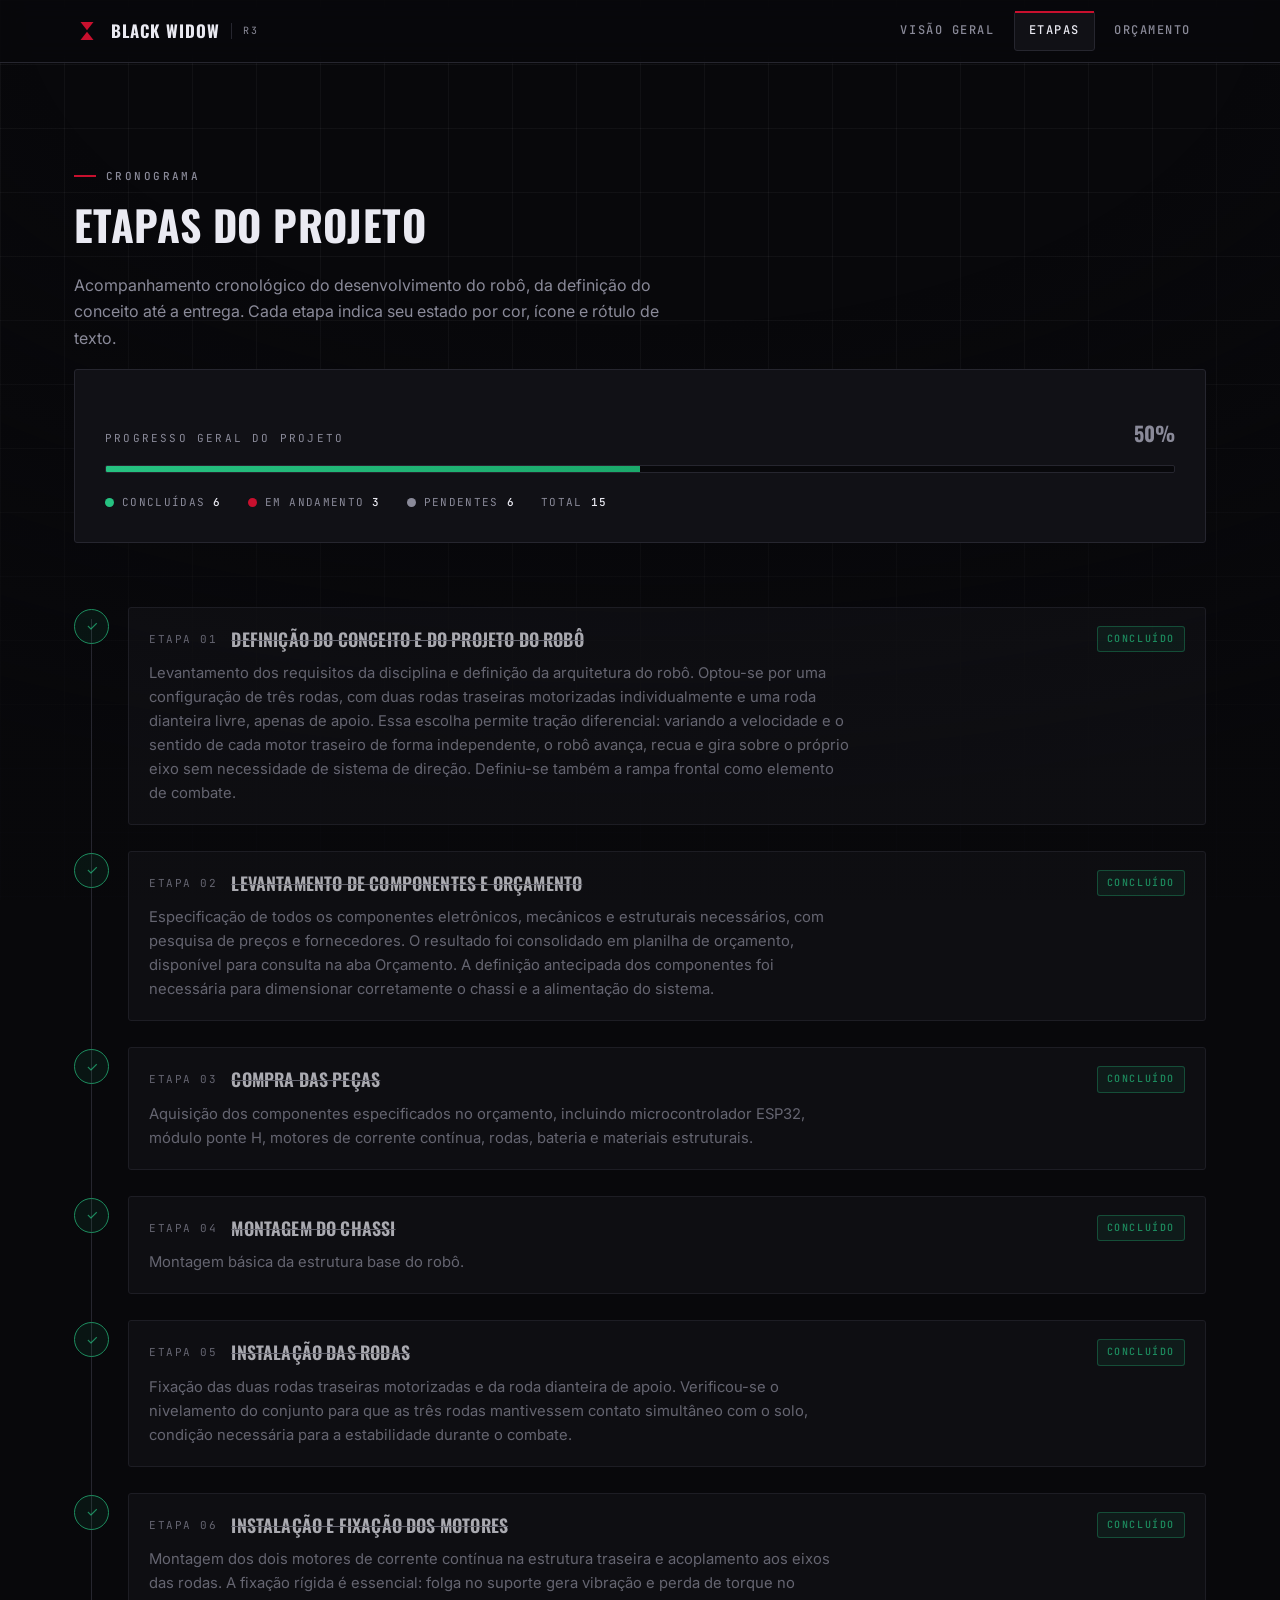
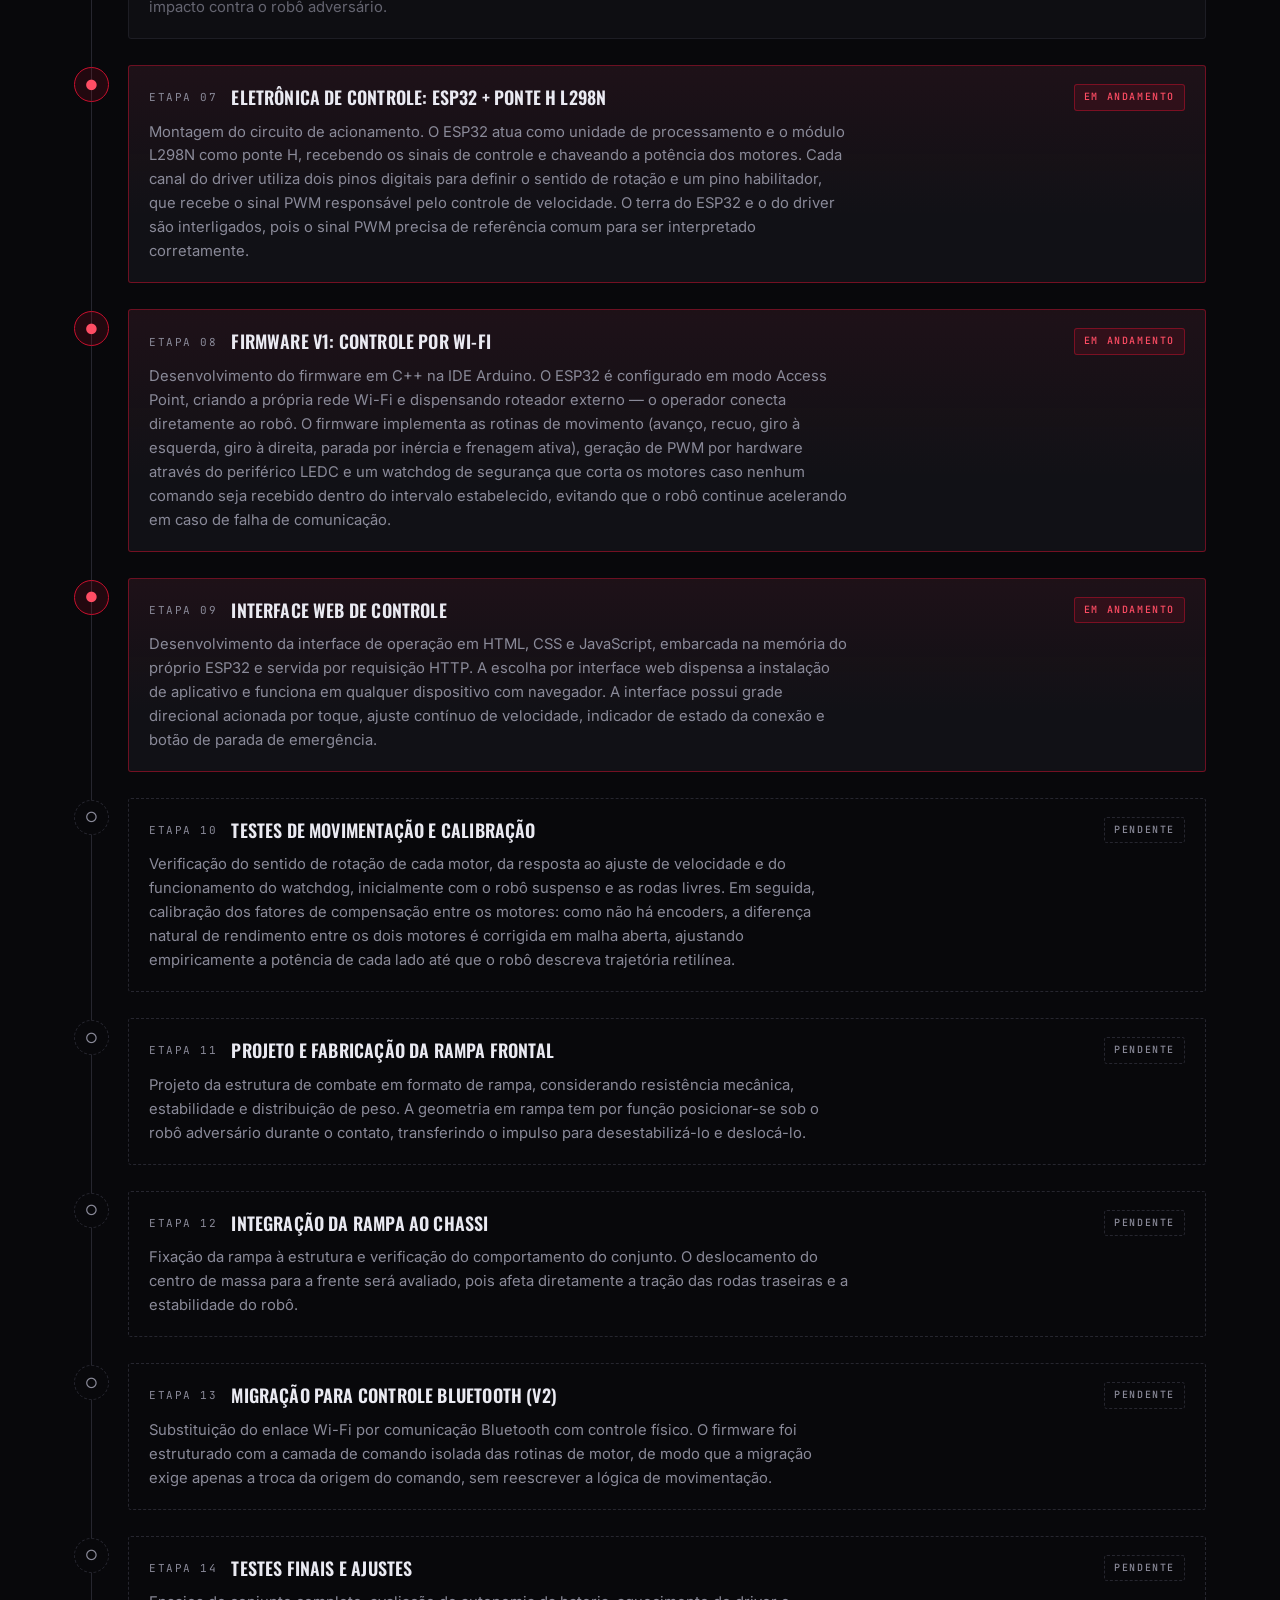
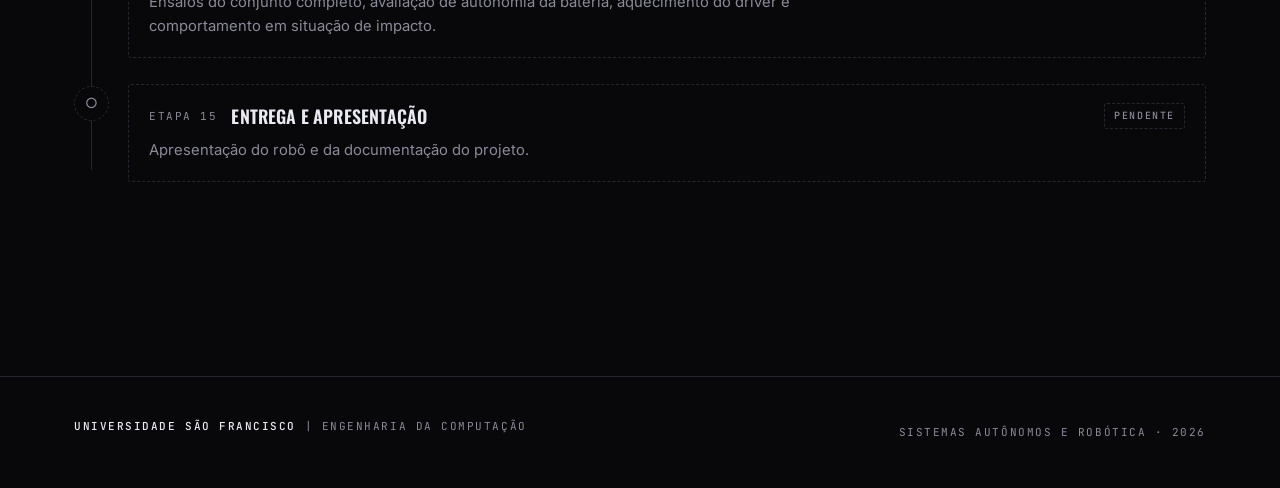
<file: site/etapas.html>
<!DOCTYPE html>
<html lang="pt-BR" class="sem-js">
<head>
  <meta charset="UTF-8">
  <meta name="viewport" content="width=device-width, initial-scale=1">

  <title>Etapas do projeto | Black Widow — Robô de Combate</title>
  <meta name="description" content="Linha do tempo do desenvolvimento do robô de combate Black Widow: etapas concluídas, em andamento e pendentes, com a porcentagem de conclusão do projeto.">
  <meta name="theme-color" content="#08080B">

  <meta property="og:type" content="website">
  <meta property="og:locale" content="pt_BR">
  <meta property="og:title" content="Etapas do projeto — Black Widow">
  <meta property="og:description" content="Linha do tempo do robô de combate Black Widow, da definição do conceito à entrega final.">
  <meta property="og:image" content="img/og-image.jpg">
  <meta property="og:image:width" content="1200">
  <meta property="og:image:height" content="630">
  <meta name="twitter:card" content="summary_large_image">

  <link rel="icon" href="favicon.svg" type="image/svg+xml">
  <link rel="alternate icon" href="favicon.ico" sizes="any">
  <link rel="apple-touch-icon" href="apple-touch-icon.png">

  <link rel="preconnect" href="https://fonts.googleapis.com">
  <link rel="preconnect" href="https://fonts.gstatic.com" crossorigin>
  <link rel="stylesheet" href="https://fonts.googleapis.com/css2?family=Oswald:wght@500;600;700&amp;family=Inter:wght@400;500;600&amp;family=JetBrains+Mono:wght@400;500&amp;display=swap">

  <link rel="stylesheet" href="css/estilo.css">
</head>
<body>

  <a class="pular-link" href="#conteudo">Pular para o conteúdo</a>

  <header class="topo">
    <div class="conteudo topo-interno">
      <a class="marca" href="index.html">
        <svg viewBox="0 0 32 32" aria-hidden="true" focusable="false">
          <path d="M8 5h16l-8 10z" fill="#C8102E"/>
          <path d="M8 27h16l-8-10z" fill="#C8102E"/>
        </svg>
        <span>Black Widow</span>
        <span class="marca-sufixo">R3</span>
      </a>

      <nav aria-label="Navegação principal">
        <ul class="nav-lista">
          <li><a href="index.html">Visão geral</a></li>
          <li><a href="etapas.html" aria-current="page">Etapas</a></li>
          <li><a href="orcamento.html">Orçamento</a></li>
        </ul>
      </nav>
    </div>
  </header>

  <main id="conteudo">
    <section aria-labelledby="t-etapas">
      <div class="conteudo">

        <p class="rotulo">Cronograma</p>
        <h1 class="titulo-secao" id="t-etapas">Etapas do projeto</h1>
        <p class="texto-sec" style="max-width: 62ch;">
          Acompanhamento cronológico do desenvolvimento do robô, da definição do
          conceito até a entrega. Cada etapa indica seu estado por cor, ícone e
          rótulo de texto.
        </p>

        <!-- ===================== PAINEL DE PROGRESSO ===================== -->
        <!-- Todos os números deste painel são calculados pelo js/etapas.js a
             partir do array de etapas. Os valores abaixo são só o estado
             inicial mostrado antes do script rodar. -->
        <div class="progresso-painel">
          <div class="progresso-cabecalho">
            <span class="progresso-titulo">Progresso geral do projeto</span>
            <p class="progresso-valor">
              <span class="apenas-leitor">Progresso: </span><span data-progresso-valor>0</span><span>%</span>
            </p>
          </div>

          <div class="progresso-trilha" data-progresso-trilha>
            <div class="progresso-barra" data-progresso-barra></div>
          </div>

          <ul class="progresso-resumo">
            <li>
              <span class="ponto ponto--concluido" aria-hidden="true"></span>
              Concluídas <b data-conta-concluido>0</b>
            </li>
            <li>
              <span class="ponto ponto--andamento" aria-hidden="true"></span>
              Em andamento <b data-conta-andamento>0</b>
            </li>
            <li>
              <span class="ponto ponto--pendente" aria-hidden="true"></span>
              Pendentes <b data-conta-pendente>0</b>
            </li>
            <li>Total <b data-conta-total>0</b></li>
          </ul>
        </div>

        <!-- ======================= LINHA DO TEMPO ======================== -->
        <!-- A lista é preenchida pelo js/etapas.js. Usamos <ol> porque a
             ordem das etapas é informação, não só apresentação. -->
        <ol class="timeline" data-timeline></ol>

        <!-- Se o JavaScript estiver desativado a timeline fica vazia, então
             avisamos onde os dados estão, em vez de mostrar um buraco. -->
        <noscript>
          <p class="preview-estado" style="margin-top: 24px;">
            Esta página monta a linha do tempo com JavaScript. Com o JavaScript
            desativado, a lista completa das etapas pode ser lida no arquivo
            <code>js/dados-etapas.js</code>.
          </p>
        </noscript>

      </div>
    </section>
  </main>

  <footer class="rodape">
    <div class="conteudo rodape-interno">
      <p><strong>Universidade São Francisco</strong> | Engenharia da Computação</p>
      <p>Sistemas Autônomos e Robótica · <span data-ano>2026</span></p>
    </div>
  </footer>

  <!-- dados-etapas.js precisa vir ANTES de etapas.js: é dele que sai o array -->
  <script src="js/comum.js"></script>
  <script src="js/dados-etapas.js"></script>
  <script src="js/etapas.js"></script>
</body>
</html>
</file>
<file: site/css/estilo.css>
/* =========================================================================
   BLACK WIDOW - folha de estilo unica
   Projeto academico / Sistemas Autonomos e Robotica - Eng. da Computacao USF

   Organizacao do arquivo:
     01. Tokens (variaveis de cor, tipografia, espacamento)
     02. Reset e base
     03. Textura de fundo
     04. Utilitarios de texto (rotulos estilo HUD)
     05. Navegacao
     06. Hero (modos: frames / 3D / modelo procedural / parallax)
     07. Secoes, cards e especificacoes
     08. Evidencias e lightbox
     10. Integrantes
     11. Timeline (pagina Etapas)
     12. Orcamento
     13. Rodape
     14. Responsivo
     15. Movimento reduzido
   ========================================================================= */

/* ============================ 01. TOKENS ================================ */
:root {
  /* Paleta definida para o projeto. Os contrastes abaixo foram conferidos
     com a formula WCAG 2.1 para garantir AA (4.5:1) em texto pequeno. */
  --fundo: #08080B;          /* fundo profundo */
  --superficie: #111116;     /* cards e barras */
  --superficie-alta: #16161C;/* hover / camada acima do card */
  --borda: #26262F;
  --texto: #EAEAF2;
  --texto-sec: #8A8A99;      /* 5.88:1 sobre --fundo | 5.54:1 sobre --superficie */
  --acento: #C8102E;         /* vermelho da viuva-negra */

  /* O vermelho da marca rende apenas 3.40:1 sobre o fundo escuro: serve para
     bordas, preenchimentos e titulos grandes, mas REPROVA em AA para texto
     pequeno. Para textos curtos em vermelho usamos a versao clara (6.19:1). */
  --acento-texto: #FF4D64;
  --sucesso: #26C281;        /* etapas concluidas - 8.68:1 sobre o fundo */
  --alerta: #E8A33D;         /* etapas em andamento (apoio ao vermelho) */

  /* Tipografia: display condensada e pesada nos titulos, sans legivel no
     corpo, mono nos rotulos de telemetria. Fallbacks de sistema em todas. */
  --fonte-display: "Oswald", "Arial Narrow", "Helvetica Neue", Arial, sans-serif;
  --fonte-corpo: "Inter", system-ui, -apple-system, "Segoe UI", Roboto, Arial, sans-serif;
  --fonte-mono: "JetBrains Mono", ui-monospace, "Cascadia Mono", Consolas, "Courier New", monospace;

  /* Espacamento e medidas */
  --max-largura: 1180px;
  --gutter: 24px;
  --raio: 3px;               /* cantos quase retos: linguagem industrial */

  --transicao: 200ms cubic-bezier(0.4, 0, 0.2, 1);
}

/* ========================== 02. RESET E BASE ============================ */
*, *::before, *::after { box-sizing: border-box; }

html {
  /* scroll-behavior fica no <html> so quando o usuario aceita movimento
     (ver secao 15) para nao atropelar prefers-reduced-motion. */
  -webkit-text-size-adjust: 100%;
}

body {
  margin: 0;
  background-color: var(--fundo);
  color: var(--texto);
  font-family: var(--fonte-corpo);
  font-size: 16px;
  line-height: 1.65;
  /* Evita que qualquer elemento com translate/scale gere barra horizontal */
  overflow-x: hidden;
}

img, video, canvas { display: block; max-width: 100%; }
img, video { height: auto; }

/* A regra acima (display:block) é mais específica que o [hidden] do
   navegador e venceria dela. Como o JS do hero liga/desliga o canvas e a
   imagem justamente pelo atributo hidden, reforçamos aqui com !important -
   sem isto, el.hidden = true não esconderia nada. */
[hidden] { display: none !important; }

h1, h2, h3, h4 {
  font-family: var(--fonte-display);
  font-weight: 700;
  line-height: 1.05;
  letter-spacing: 0.01em;
  margin: 0 0 0.5em;
  text-transform: uppercase;
}

p { margin: 0 0 1.15em; }
p:last-child { margin-bottom: 0; }

a { color: var(--acento-texto); text-decoration: none; }
a:hover { text-decoration: underline; }

/* Foco visivel e consistente: navegacao por teclado precisa ser obvia */
:focus-visible {
  outline: 2px solid var(--acento-texto);
  outline-offset: 3px;
}

/* Atalho "pular para o conteudo" - visivel somente com foco */
.pular-link {
  position: absolute;
  left: -9999px;
  top: 0;
  z-index: 200;
  background: var(--acento);
  color: #fff;
  padding: 12px 20px;
  font-family: var(--fonte-mono);
  font-size: 13px;
}
.pular-link:focus {
  left: 12px;
  top: 12px;
}

.conteudo {
  width: 100%;
  max-width: var(--max-largura);
  margin-inline: auto;
  /* Padding lateral aplicado num unico lugar: garante respiro em 360px */
  padding-inline: var(--gutter);
}

/* ======================= 03. TEXTURA DE FUNDO =========================== */
/* Grid tecnico fixo atras de tudo. Opacidade baixissima: deve ser percebido
   como textura, nao como desenho. Pseudo-elemento no body para nao exigir
   uma <div> extra no HTML de cada pagina. */
body::before {
  content: "";
  position: fixed;
  inset: 0;
  z-index: -2;
  pointer-events: none;
  background-image:
    linear-gradient(to right, rgba(234, 234, 242, 0.045) 1px, transparent 1px),
    linear-gradient(to bottom, rgba(234, 234, 242, 0.045) 1px, transparent 1px);
  background-size: 64px 64px;
}

/* Vinheta radial: escurece as beiradas e concentra a atencao no centro */
body::after {
  content: "";
  position: fixed;
  inset: 0;
  z-index: -1;
  pointer-events: none;
  background: radial-gradient(120% 90% at 50% 0%, transparent 40%, rgba(8, 8, 11, 0.85) 100%);
}

/* ====================== 04. UTILITARIOS DE TEXTO ======================== */
/* Rotulo curto em mono com tracking largo - vocabulario de painel/telemetria */
.rotulo {
  font-family: var(--fonte-mono);
  font-size: 11px;
  font-weight: 500;
  letter-spacing: 0.22em;
  text-transform: uppercase;
  color: var(--texto-sec);
  display: flex;
  align-items: center;
  gap: 10px;
  margin-bottom: 18px;
}
/* Tracinho vermelho antes do rotulo: o acento aparece em dose pequena */
.rotulo::before {
  content: "";
  width: 22px;
  height: 2px;
  background: var(--acento);
  flex: none;
}

.titulo-secao {
  font-size: clamp(1.75rem, 4.5vw, 2.6rem);
  margin-bottom: 0.6em;
}

.texto-sec { color: var(--texto-sec); }

/* Classe de apoio para leitores de tela */
.apenas-leitor {
  position: absolute;
  width: 1px; height: 1px;
  padding: 0; margin: -1px;
  overflow: hidden;
  clip: rect(0 0 0 0);
  white-space: nowrap;
  border: 0;
}

section { padding-block: clamp(56px, 9vw, 104px); }

/* ========================== 05. NAVEGACAO =============================== */
.topo {
  position: sticky;
  top: 0;
  z-index: 100;
  background: rgba(8, 8, 11, 0.82);
  backdrop-filter: blur(12px);
  border-bottom: 1px solid var(--borda);
}

.topo-interno {
  display: flex;
  align-items: center;
  justify-content: space-between;
  gap: 16px;
  min-height: 62px;
}

.marca {
  display: flex;
  align-items: center;
  gap: 11px;
  font-family: var(--fonte-display);
  font-weight: 700;
  font-size: 1.05rem;
  letter-spacing: 0.06em;
  text-transform: uppercase;
  color: var(--texto);
}
.marca:hover { text-decoration: none; color: var(--texto); }
.marca svg { width: 26px; height: 26px; flex: none; }
.marca .marca-sufixo {
  font-family: var(--fonte-mono);
  font-size: 10px;
  font-weight: 400;
  letter-spacing: 0.2em;
  color: var(--texto-sec);
  border-left: 1px solid var(--borda);
  padding-left: 11px;
}

.nav-lista {
  list-style: none;
  display: flex;
  align-items: center;
  gap: 4px;
  margin: 0;
  padding: 0;
}

.nav-lista a {
  display: block;
  padding: 9px 14px;
  font-family: var(--fonte-mono);
  font-size: 12px;
  font-weight: 500;
  letter-spacing: 0.13em;
  text-transform: uppercase;
  color: var(--texto-sec);
  border: 1px solid transparent;
  border-radius: var(--raio);
  transition: color var(--transicao), border-color var(--transicao), background var(--transicao);
}
.nav-lista a:hover {
  color: var(--texto);
  background: var(--superficie);
  border-color: var(--borda);
  text-decoration: none;
}

/* Pagina ativa: marcada por COR + FUNDO + barra superior vermelha, e
   aria-current no HTML para quem usa leitor de tela. */
.nav-lista a[aria-current="page"] {
  color: var(--texto);
  background: var(--superficie);
  border-color: var(--borda);
  position: relative;
}
.nav-lista a[aria-current="page"]::after {
  content: "";
  position: absolute;
  left: 0; right: 0; top: -1px;
  height: 2px;
  background: var(--acento);
}

/* ============================= 06. HERO ================================= */
/* Estrutura comum aos tres modos:
     .hero              -> reserva a altura de scroll
     .hero-palco        -> sticky, ocupa a viewport e ancora a arte
     .hero-midia        -> canvas (frames), canvas 3D, ou <picture> (fallback)
     .hero-texto        -> titulo e chamada, sempre por cima  */
.hero {
  position: relative;
  /* Altura padrao do modo fallback: uma tela. Os modos com rotacao
     controlada pelo scroll aumentam isso via .hero--scrollavel. */
  min-height: 100svh;
  display: flex;
  align-items: center;
  border-bottom: 1px solid var(--borda);

  /* "clip" e não "hidden": overflow:hidden transformaria o .hero em um
     contêiner de rolagem, e aí o .hero-palco com position:sticky passaria a
     grudar em relação a ELE (que nunca rola) em vez da viewport - o robô
     sumiria da tela ao rolar. overflow:clip recorta o glow que transborda
     sem criar contêiner de rolagem, então o sticky continua funcionando. */
  overflow: clip;
}

/* Nos modos frames/3D o hero precisa de "trilho" de scroll: a arte fica
   sticky e a rotacao acompanha a distancia rolada dentro desta altura. */
.hero--scrollavel {
  min-height: 260vh;
  display: block;
  align-items: initial;
}
.hero--scrollavel .hero-palco {
  position: sticky;
  top: 0;
  height: 100svh;
  display: flex;
  align-items: center;
}

.hero-palco {
  position: relative;
  width: 100%;
}

.hero-grade {
  width: 100%;
  max-width: var(--max-largura);
  margin-inline: auto;
  padding-inline: var(--gutter);
  display: grid;
  grid-template-columns: minmax(0, 1.05fr) minmax(0, 1fr);
  align-items: center;
  gap: clamp(24px, 5vw, 64px);
}

.hero-texto { position: relative; z-index: 3; }

.hero h1 {
  /* clamp deixa o titulo grande no desktop sem estourar em 360px */
  font-size: clamp(2.6rem, 9vw, 5.4rem);
  line-height: 0.94;
  margin-bottom: 0.35em;
  letter-spacing: -0.005em;
}
.hero h1 .linha-2 {
  display: block;
  font-size: 0.42em;
  font-weight: 500;
  letter-spacing: 0.12em;
  color: var(--texto-sec);
  margin-top: 0.5em;
}
/* O "—" entre as duas linhas do titulo em vermelho: acento pontual */
.hero h1 .traco { color: var(--acento); }

.hero-chamada {
  color: var(--texto-sec);
  font-size: clamp(0.95rem, 2.2vw, 1.08rem);
  max-width: 46ch;
  margin-bottom: 28px;
}

.hero-acoes { display: flex; flex-wrap: wrap; gap: 12px; }

/* --- Area da arte --- */
.hero-midia {
  position: relative;
  z-index: 2;
  display: grid;
  place-items: center;
  /* aspect-ratio + max-width evita salto de layout durante o carregamento.
     4/3 acompanha a proporção da prancha de concepção (1402x1122): num
     quadrado ela apareceria pequena demais no meio de duas faixas vazias. */
  aspect-ratio: 4 / 3;
  width: 100%;
  max-width: 620px;
  margin-inline: auto;
}

/* O <picture> é inline por padrão e não repassaria a altura ao <img>;
   por isso ele precisa virar um bloco que preenche a área da arte. */
.hero-midia picture {
  display: block;
  width: 100%;
  height: 100%;
}

.hero-midia canvas,
.hero-midia img {
  width: 100%;
  height: 100%;
  object-fit: contain;
  /* will-change avisa o compositor: transform da imagem roda na GPU */
  will-change: transform;
}

/* Glow vermelho pulsante atras do robo. Fica atras via z-index negativo
   dentro do proprio .hero-midia. */
/* O glow tem de ser MAIOR que a área da arte para transbordar por fora
   dela. A imagem do hero é uma prancha opaca que preenche a caixa toda:
   um glow menor ficaria escondido atrás e não apareceria na tela.
   Sem aspect-ratio, ele acompanha a proporção da caixa (elipse), abraçando
   a prancha em vez de virar um círculo desalinhado. */
.hero-glow {
  position: absolute;
  z-index: -1;
  width: 120%;
  height: 120%;
  border-radius: 50%;
  background: radial-gradient(ellipse at center,
              rgba(200, 16, 46, 0.50) 0%,
              rgba(200, 16, 46, 0.16) 45%,
              transparent 72%);
  filter: blur(34px);
  animation: pulsar-glow 4.5s ease-in-out infinite;
}
/* No modo 3D o robô é um objeto flutuando no centro da caixa, e não uma
   prancha que ocupa tudo: o halo precisa ser menor e mais concentrado,
   senão vira uma mancha vermelha maior que o próprio robô. */
.hero--3d .hero-glow {
  width: 68%;
  height: 68%;
  filter: blur(30px);
}

@keyframes pulsar-glow {
  0%, 100% { transform: scale(1);    opacity: 0.75; }
  50%      { transform: scale(1.13); opacity: 1; }
}

/* Reticulas de HUD nos cantos da arte: reforca a referencia de telemetria */
/* inset negativo: as retículas ficam um pouco FORA da arte, emoldurando-a.
   Sobre a prancha (que já é escura e cheia de detalhe) elas sumiam;
   por fora, contra o fundo liso, leem-se como marcação de HUD. */
.hero-reticula {
  position: absolute;
  inset: -10px;
  z-index: 4;
  pointer-events: none;
}
.hero-reticula span {
  position: absolute;
  width: 26px;
  height: 26px;
  border: 2px solid var(--acento);
  opacity: 0.8;
}
.hero-reticula span:nth-child(1) { top: 0;    left: 0;    border-right: 0; border-bottom: 0; }
.hero-reticula span:nth-child(2) { top: 0;    right: 0;   border-left: 0;  border-bottom: 0; }
.hero-reticula span:nth-child(3) { bottom: 0; left: 0;    border-right: 0; border-top: 0; }
.hero-reticula span:nth-child(4) { bottom: 0; right: 0;   border-left: 0;  border-top: 0; }

/* --- Barra de progresso do pre-carregamento (modo frames) --- */
.hero-carregando {
  position: absolute;
  left: 50%;
  bottom: 8%;
  transform: translateX(-50%);
  z-index: 5;
  width: min(260px, 70%);
  text-align: center;
}
.hero-carregando[hidden] { display: none !important; }
.hero-carregando-trilha {
  height: 3px;
  background: var(--borda);
  overflow: hidden;
}
.hero-carregando-barra {
  height: 100%;
  width: 0%;
  background: var(--acento);
  transition: width 120ms linear;
}
.hero-carregando-texto {
  margin-top: 10px;
  font-family: var(--fonte-mono);
  font-size: 10px;
  letter-spacing: 0.2em;
  text-transform: uppercase;
  color: var(--texto-sec);
}

/* --- Indicador de scroll --- */
.hero-scroll {
  position: absolute;
  left: 50%;
  bottom: 22px;
  transform: translateX(-50%);
  z-index: 5;
  font-family: var(--fonte-mono);
  font-size: 10px;
  letter-spacing: 0.2em;
  text-transform: uppercase;
  color: var(--texto-sec);
  display: flex;
  flex-direction: column;
  align-items: center;
  gap: 8px;
}
.hero-scroll::after {
  content: "";
  width: 1px;
  height: 28px;
  background: linear-gradient(to bottom, var(--acento), transparent);
  animation: descer 2s ease-in-out infinite;
}
@keyframes descer {
  0%, 100% { opacity: 0.3; transform: scaleY(0.6); transform-origin: top; }
  50%      { opacity: 1;   transform: scaleY(1);   transform-origin: top; }
}

/* Selo de telemetria: mostra o modo do hero ativo (frames/3D/estatico) */
.hero-selo {
  position: absolute;
  top: 18px;
  right: var(--gutter);
  z-index: 5;
  font-family: var(--fonte-mono);
  font-size: 10px;
  letter-spacing: 0.18em;
  text-transform: uppercase;
  color: var(--texto-sec);
  border: 1px solid var(--borda);
  background: rgba(17, 17, 22, 0.7);
  padding: 5px 10px;
}
.hero-selo b { color: var(--acento-texto); font-weight: 500; }

/* ============================ BOTOES ==================================== */
.botao {
  display: inline-flex;
  align-items: center;
  gap: 10px;
  padding: 13px 22px;
  font-family: var(--fonte-mono);
  font-size: 12px;
  font-weight: 500;
  letter-spacing: 0.14em;
  text-transform: uppercase;
  border: 1px solid var(--borda);
  border-radius: var(--raio);
  background: var(--superficie);
  color: var(--texto);
  cursor: pointer;
  transition: background var(--transicao), border-color var(--transicao), transform var(--transicao);
}
.botao:hover {
  background: var(--superficie-alta);
  border-color: var(--texto-sec);
  text-decoration: none;
  color: var(--texto);
}
.botao:active { transform: translateY(1px); }

.botao--acento {
  background: var(--acento);
  border-color: var(--acento);
  color: #FFFFFF;
}
.botao--acento:hover {
  background: #E11336;
  border-color: #E11336;
  color: #FFFFFF;
}

.botao--grande { padding: 18px 30px; font-size: 13px; }

/* =============== 07. SECOES, CARDS E ESPECIFICACOES ===================== */
.resumo-grade {
  display: grid;
  grid-template-columns: minmax(0, 1fr) minmax(0, 1fr);
  gap: clamp(24px, 4vw, 56px);
}
.resumo-texto p { max-width: 62ch; }

/* Card base com "cantos de HUD" desenhados em gradiente - sem markup extra */
.card {
  background: var(--superficie);
  border: 1px solid var(--borda);
  border-radius: var(--raio);
  padding: 24px;
  transition: border-color var(--transicao), background var(--transicao);
}
.card:hover { border-color: #33333F; }

.especs-grade {
  display: grid;
  grid-template-columns: repeat(auto-fit, minmax(240px, 1fr));
  gap: 16px;
  list-style: none;
  margin: 0;
  padding: 0;
}

.espec {
  position: relative;
  background: var(--superficie);
  border: 1px solid var(--borda);
  border-radius: var(--raio);
  padding: 22px 22px 22px 24px;
  overflow: hidden;
}
/* Faixa vermelha fina na lateral - marca o card sem inundar de vermelho */
.espec::before {
  content: "";
  position: absolute;
  left: 0; top: 0; bottom: 0;
  width: 2px;
  background: var(--acento);
  opacity: 0.75;
}
.espec dt {
  font-family: var(--fonte-mono);
  font-size: 10px;
  font-weight: 500;
  letter-spacing: 0.2em;
  text-transform: uppercase;
  color: var(--texto-sec);
  margin-bottom: 9px;
}
.espec dd {
  margin: 0;
  font-family: var(--fonte-display);
  font-size: 1.22rem;
  font-weight: 600;
  line-height: 1.25;
  text-transform: uppercase;
  letter-spacing: 0.01em;
}

/* ===================== 08. EVIDÊNCIAS E LIGHTBOX ======================== */
/* Lista de registros do projeto (fotos, vídeo e os que ainda faltam).
   Cada item: mídia à esquerda, descrição à direita; empilha no celular. */
.evidencias-resumo {
  max-width: 68ch;
  margin-bottom: clamp(28px, 4vw, 44px);
}
.evidencias-resumo strong { color: var(--texto); font-weight: 600; }

.evidencias-lista {
  list-style: none;
  margin: 0;
  padding: 0;
  display: grid;
  gap: 18px;
}

.evidencia {
  display: grid;
  grid-template-columns: 300px minmax(0, 1fr);
  gap: clamp(18px, 3vw, 34px);
  align-items: start;
  background: var(--superficie);
  border: 1px solid var(--borda);
  border-radius: var(--raio);
  padding: clamp(16px, 2.4vw, 22px);
  /* Estado inicial da animação de entrada; .visivel vem do
     IntersectionObserver. Sem JS, a regra .sem-js mantém tudo visível. */
  opacity: 0;
  transform: translateY(14px);
  transition: opacity 520ms ease, transform 520ms ease, border-color var(--transicao);
}
.evidencia.visivel { opacity: 1; transform: none; }

/* Pendente: fundo transparente e contorno tracejado - a lacuna fica
   visível, mas sem competir com as evidências que já existem. */
.evidencia--pendente {
  background: transparent;
  border-style: dashed;
}

/* ----------------------------- mídia ----------------------------------- */
.evidencia-botao {
  display: block;
  width: 100%;
  padding: 0;
  border: 1px solid var(--borda);
  border-radius: var(--raio);
  background: none;
  cursor: zoom-in;
  line-height: 0;
  overflow: hidden;
}
.evidencia-botao img {
  width: 100%;
  aspect-ratio: 4 / 3;
  object-fit: cover;
  transition: transform 400ms cubic-bezier(0.4, 0, 0.2, 1), opacity var(--transicao);
}
.evidencia-botao:hover img { transform: scale(1.04); opacity: 0.9; }

/* O vídeo foi gravado em retrato (478x850): moldura 9:16 para não sobrar
   tarja preta. O fundo usa a cor do site para as tarjas do poster sumirem. */
.evidencia-video {
  border: 1px solid var(--borda);
  border-radius: var(--raio);
  background: var(--fundo);
  overflow: hidden;
  aspect-ratio: 9 / 16;
  max-width: 250px;
}
.evidencia-video video {
  width: 100%;
  height: 100%;
  object-fit: contain;
  background: var(--fundo);
}

/* Espaço reservado das evidências pendentes */
.evidencia-vazia {
  display: grid;
  place-items: center;
  align-content: center;
  gap: 10px;
  aspect-ratio: 4 / 3;
  padding: 16px;
  text-align: center;
  border: 1px dashed var(--borda);
  border-radius: var(--raio);
  color: var(--texto-sec);
}
.evidencia-vazia-icone { font-size: 26px; line-height: 1; opacity: 0.55; }
.evidencia-vazia-texto {
  font-family: var(--fonte-mono);
  font-size: 10px;
  letter-spacing: 0.18em;
  text-transform: uppercase;
}

/* ---------------------------- descrição -------------------------------- */
.evidencia-meta {
  display: flex;
  flex-wrap: wrap;
  gap: 8px;
  margin-bottom: 14px;
}

/* Selo com ícone E texto: a informação nunca depende só da cor. */
.evidencia-selo {
  display: inline-flex;
  align-items: center;
  gap: 6px;
  font-family: var(--fonte-mono);
  font-size: 10px;
  font-weight: 500;
  letter-spacing: 0.16em;
  text-transform: uppercase;
  padding: 4px 9px;
  border: 1px solid var(--borda);
  border-radius: var(--raio);
  background: var(--fundo);
  color: var(--texto-sec);
  white-space: nowrap;
}
.evidencia-selo--ok {
  color: var(--sucesso);
  border-color: rgba(38, 194, 129, 0.45);
  background: rgba(38, 194, 129, 0.1);
}
.evidencia-selo--pendente { border-style: dashed; }
.evidencia-icone { font-size: 11px; line-height: 1; }

.evidencia-titulo {
  font-family: var(--fonte-display);
  font-size: 1.18rem;
  font-weight: 600;
  text-transform: uppercase;
  line-height: 1.22;
  margin: 0 0 10px;
}

.evidencia-rotulo-tarefa {
  margin: 0 0 6px;
  font-family: var(--fonte-mono);
  font-size: 10px;
  font-weight: 500;
  letter-spacing: 0.18em;
  text-transform: uppercase;
  color: var(--acento-texto);
}

.evidencia-tarefa {
  margin: 0;
  font-size: 0.925rem;
  line-height: 1.62;
  color: var(--texto-sec);
  max-width: 72ch;
}

.evidencia-detalhe {
  margin: 14px 0 0;
  padding-top: 11px;
  border-top: 1px dashed var(--borda);
  font-family: var(--fonte-mono);
  font-size: 10px;
  letter-spacing: 0.14em;
  text-transform: uppercase;
  color: var(--texto-sec);
}

/* Sem JS não há observer para revelar os cards: o conteúdo continua visível. */
.sem-js .evidencia { opacity: 1 !important; transform: none !important; }


/* Lightbox: <dialog> nativo cuida de foco, Esc e camada por cima */
.lightbox {
  border: 0;
  padding: 0;
  background: transparent;
  max-width: 100vw;
  max-height: 100vh;
  width: 100%;
  height: 100%;
}
.lightbox::backdrop { background: rgba(8, 8, 11, 0.94); }
.lightbox-interno {
  display: grid;
  place-items: center;
  height: 100%;
  padding: clamp(16px, 4vw, 48px);
}
.lightbox img {
  max-width: 100%;
  max-height: 78vh;
  object-fit: contain;
  border: 1px solid var(--borda);
}
.lightbox-legenda {
  margin-top: 16px;
  text-align: center;
  font-family: var(--fonte-mono);
  font-size: 11px;
  letter-spacing: 0.16em;
  text-transform: uppercase;
  color: var(--texto-sec);
}
.lightbox-fechar {
  position: absolute;
  top: 16px;
  right: 16px;
  width: 44px;
  height: 44px;
  display: grid;
  place-items: center;
  font-size: 22px;
  line-height: 1;
  background: var(--superficie);
  color: var(--texto);
  border: 1px solid var(--borda);
  border-radius: var(--raio);
  cursor: pointer;
}
.lightbox-fechar:hover { background: var(--superficie-alta); }

/* ========================= 10. INTEGRANTES ============================== */
.equipe-grade {
  display: grid;
  grid-template-columns: repeat(auto-fit, minmax(min(100%, 260px), 1fr));
  gap: 16px;
  list-style: none;
  margin: 0;
  padding: 0;
}

.integrante {
  position: relative;
  background: var(--superficie);
  border: 1px solid var(--borda);
  border-radius: var(--raio);
  padding: 22px;
}
.integrante-nome {
  font-family: var(--fonte-display);
  font-size: 1.1rem;
  font-weight: 600;
  text-transform: uppercase;
  line-height: 1.2;
  margin-bottom: 10px;
}
.integrante-ra {
  font-family: var(--fonte-mono);
  font-size: 11px;
  letter-spacing: 0.16em;
  color: var(--texto-sec);
}
/* Distintivo de capita: vermelho + texto, nunca so cor */
.integrante-cargo {
  display: inline-block;
  margin-top: 14px;
  padding: 4px 10px;
  font-family: var(--fonte-mono);
  font-size: 10px;
  font-weight: 500;
  letter-spacing: 0.18em;
  text-transform: uppercase;
  color: var(--acento-texto);
  border: 1px solid rgba(200, 16, 46, 0.5);
  background: rgba(200, 16, 46, 0.1);
  border-radius: var(--raio);
}

/* ====================== 11. TIMELINE (ETAPAS) =========================== */
.progresso-painel {
  background: var(--superficie);
  border: 1px solid var(--borda);
  border-radius: var(--raio);
  padding: clamp(20px, 3vw, 30px);
  margin-bottom: clamp(40px, 6vw, 64px);
}
.progresso-cabecalho {
  display: flex;
  flex-wrap: wrap;
  align-items: baseline;
  justify-content: space-between;
  gap: 10px;
  margin-bottom: 18px;
}
.progresso-titulo {
  font-family: var(--fonte-mono);
  font-size: 11px;
  letter-spacing: 0.2em;
  text-transform: uppercase;
  color: var(--texto-sec);
}
.progresso-valor {
  font-family: var(--fonte-display);
  font-size: clamp(2rem, 6vw, 2.8rem);
  font-weight: 700;
  line-height: 1;
}
.progresso-valor span { font-size: 0.45em; color: var(--texto-sec); }

.progresso-trilha {
  height: 8px;
  background: var(--fundo);
  border: 1px solid var(--borda);
  border-radius: 2px;
  overflow: hidden;
}
.progresso-barra {
  height: 100%;
  width: 0%;
  background: linear-gradient(90deg, var(--sucesso), #1BA96B);
  transition: width 900ms cubic-bezier(0.4, 0, 0.2, 1);
}

/* Contadores por status */
.progresso-resumo {
  list-style: none;
  display: flex;
  flex-wrap: wrap;
  gap: 10px 26px;
  margin: 20px 0 0;
  padding: 0;
  font-family: var(--fonte-mono);
  font-size: 11px;
  letter-spacing: 0.12em;
  text-transform: uppercase;
  color: var(--texto-sec);
}
.progresso-resumo li { display: flex; align-items: center; gap: 8px; }
.progresso-resumo b { color: var(--texto); font-weight: 500; }
.progresso-resumo .ponto {
  width: 9px; height: 9px;
  border-radius: 50%;
  flex: none;
}
.progresso-resumo .ponto--concluido { background: var(--sucesso); }
.progresso-resumo .ponto--andamento { background: var(--acento); }
.progresso-resumo .ponto--pendente  { background: var(--texto-sec); }

/* --- A linha do tempo --- */
.timeline {
  list-style: none;
  margin: 0;
  padding: 0;
  position: relative;
}
/* Linha vertical que conecta os marcadores */
.timeline::before {
  content: "";
  position: absolute;
  left: 17px;
  top: 12px;
  bottom: 12px;
  width: 1px;
  background: var(--borda);
}

.etapa {
  position: relative;
  padding-left: 54px;
  padding-bottom: 26px;
  /* Estado inicial da animacao de entrada (IntersectionObserver adiciona
     .visivel). Sem JS o item continua legivel: ver .sem-js abaixo. */
  opacity: 0;
  transform: translateY(16px);
  transition: opacity 520ms ease, transform 520ms ease;
}
.etapa.visivel { opacity: 1; transform: none; }
.etapa:last-child { padding-bottom: 0; }

/* Marcador: circulo com ICONE dentro. O icone (v, bolinha cheia, bolinha
   vazia) diferencia os estados sem depender de cor. */
.etapa-marcador {
  position: absolute;
  left: 0;
  top: 2px;
  width: 35px;
  height: 35px;
  display: grid;
  place-items: center;
  border-radius: 50%;
  background: var(--fundo);
  border: 1px solid var(--borda);
  font-size: 14px;
  line-height: 1;
  flex: none;
}

.etapa-corpo {
  background: var(--superficie);
  border: 1px solid var(--borda);
  border-radius: var(--raio);
  padding: 18px 20px;
}

.etapa-cabecalho {
  display: flex;
  flex-wrap: wrap;
  align-items: center;
  gap: 8px 14px;
  margin-bottom: 6px;
}
.etapa-numero {
  font-family: var(--fonte-mono);
  font-size: 11px;
  letter-spacing: 0.14em;
  color: var(--texto-sec);
}
.etapa-titulo {
  font-family: var(--fonte-display);
  font-size: 1.12rem;
  font-weight: 600;
  text-transform: uppercase;
  line-height: 1.25;
  margin: 0;
  flex: 1 1 auto;
  min-width: 0;
}
/* Rotulo textual do status - o terceiro canal de informacao, junto de
   cor e icone. Obrigatorio para acessibilidade (daltonismo). */
.etapa-status {
  font-family: var(--fonte-mono);
  font-size: 10px;
  font-weight: 500;
  letter-spacing: 0.16em;
  text-transform: uppercase;
  padding: 4px 9px;
  border-radius: var(--raio);
  border: 1px solid;
  white-space: nowrap;
}
/* Parágrafo descritivo da etapa. max-width em "ch" limita a linha a um
   comprimento confortável de leitura - linha muito longa faz o olho perder
   a próxima ao voltar da margem. */
.etapa-descricao {
  margin: 10px 0 0;
  font-size: 0.925rem;
  line-height: 1.62;
  color: var(--texto-sec);
  max-width: 78ch;
}

/* -- Estado CONCLUIDO: verde, icone v, titulo riscado, opacidade menor -- */
.etapa--concluido { opacity: 0; }            /* base da animacao */
.etapa--concluido.visivel { opacity: 0.72; } /* ja feito: recua visualmente */
.etapa--concluido .etapa-marcador {
  border-color: var(--sucesso);
  color: var(--sucesso);
  background: rgba(38, 194, 129, 0.1);
}
.etapa--concluido .etapa-titulo {
  text-decoration: line-through;
  text-decoration-thickness: 1px;
  text-decoration-color: var(--texto-sec);
}
.etapa--concluido .etapa-status {
  color: var(--sucesso);
  border-color: rgba(38, 194, 129, 0.45);
  background: rgba(38, 194, 129, 0.1);
}

/* -- Estado EM ANDAMENTO: destaque maior, pulsando -- */
.etapa--andamento .etapa-marcador {
  border-color: var(--acento);
  color: var(--acento-texto);
  background: rgba(200, 16, 46, 0.14);
  animation: pulsar-marcador 2.4s ease-in-out infinite;
}
.etapa--andamento .etapa-corpo {
  border-color: rgba(200, 16, 46, 0.5);
  background: linear-gradient(180deg, rgba(200, 16, 46, 0.07), transparent 70%), var(--superficie);
}
.etapa--andamento .etapa-status {
  color: var(--acento-texto);
  border-color: rgba(200, 16, 46, 0.5);
  background: rgba(200, 16, 46, 0.12);
}
@keyframes pulsar-marcador {
  0%, 100% { box-shadow: 0 0 0 0 rgba(200, 16, 46, 0.45); }
  50%      { box-shadow: 0 0 0 7px rgba(200, 16, 46, 0); }
}

/* -- Estado PENDENTE: cinza, contorno tracejado -- */
.etapa--pendente .etapa-marcador {
  border-style: dashed;
  color: var(--texto-sec);
}
.etapa--pendente .etapa-corpo {
  border-style: dashed;
  background: transparent;
}
.etapa--pendente .etapa-status {
  color: var(--texto-sec);
  border-color: var(--borda);
  border-style: dashed;
}

/* Sem JavaScript nao existe IntersectionObserver para revelar os itens:
   a classe .sem-js (removida pelo proprio script) garante conteudo visivel. */
.sem-js .etapa { opacity: 1 !important; transform: none !important; }
.sem-js .etapa--concluido { opacity: 0.72 !important; }

/* =========================== 12. ORCAMENTO ============================== */
.orcamento-topo {
  display: grid;
  grid-template-columns: minmax(0, 1fr) auto;
  gap: 28px;
  align-items: center;
  background: var(--superficie);
  border: 1px solid var(--borda);
  border-radius: var(--raio);
  padding: clamp(22px, 3.5vw, 34px);
  margin-bottom: 40px;
}
.orcamento-topo p { color: var(--texto-sec); max-width: 56ch; margin-bottom: 0; }

/* Abas (aparecem so se a planilha tiver mais de uma aba) */
.abas {
  display: flex;
  flex-wrap: wrap;
  gap: 6px;
  margin-bottom: -1px;
  position: relative;
  z-index: 2;
}
.abas[hidden] { display: none !important; }
.aba {
  padding: 10px 18px;
  font-family: var(--fonte-mono);
  font-size: 11px;
  font-weight: 500;
  letter-spacing: 0.14em;
  text-transform: uppercase;
  color: var(--texto-sec);
  background: transparent;
  border: 1px solid var(--borda);
  border-radius: var(--raio) var(--raio) 0 0;
  cursor: pointer;
}
.aba:hover { color: var(--texto); background: var(--superficie); }
.aba[aria-selected="true"] {
  color: var(--texto);
  background: var(--superficie);
  border-bottom-color: var(--superficie);
}
.aba[aria-selected="true"]::before {
  content: "";
  position: absolute;
  inset: auto auto 0 0;
}

/* Moldura da tabela: o scroll horizontal fica AQUI, nunca no body */
.tabela-moldura {
  border: 1px solid var(--borda);
  border-radius: var(--raio);
  background: var(--superficie);
  overflow: auto;
  max-height: 70svh;
  /* Dica de rolagem para teclado/leitores: a moldura recebe tabindex no HTML */
  overscroll-behavior: contain;
}

.tabela-planilha {
  border-collapse: separate;
  border-spacing: 0;
  width: 100%;
  font-size: 0.9rem;
  font-variant-numeric: tabular-nums;
}
.tabela-planilha th,
.tabela-planilha td {
  padding: 11px 16px;
  text-align: left;
  border-bottom: 1px solid var(--borda);
  border-right: 1px solid var(--borda);
  white-space: nowrap;
}
.tabela-planilha th:last-child,
.tabela-planilha td:last-child { border-right: 0; }

/* Cabecalho fixo no topo durante o scroll vertical */
.tabela-planilha thead th {
  position: sticky;
  top: 0;
  z-index: 2;
  background: var(--superficie-alta);
  font-family: var(--fonte-mono);
  font-size: 10px;
  font-weight: 500;
  letter-spacing: 0.16em;
  text-transform: uppercase;
  color: var(--texto-sec);
  /* border-bottom nao acompanha sticky em alguns motores: usamos shadow */
  box-shadow: inset 0 -1px 0 var(--borda);
  border-bottom: 0;
}

.tabela-planilha tbody tr:hover td { background: var(--superficie-alta); }
.tabela-planilha tbody tr:last-child td { border-bottom: 0; }

/* Linha de total, detectada no JS pelo texto da primeira celula.
   Precisa cobrir th E td: a primeira coluna e montada como th[scope=row]. */
.tabela-planilha tbody tr.linha-total th,
.tabela-planilha tbody tr.linha-total td {
  font-family: var(--fonte-display);
  font-size: 1.02rem;
  font-weight: 600;
  text-transform: uppercase;
  color: var(--texto);
  background: rgba(200, 16, 46, 0.09);
  border-top: 1px solid rgba(200, 16, 46, 0.45);
}

/* Celulas numericas alinhadas a direita (classe aplicada no JS) */
.tabela-planilha td.num { text-align: right; font-family: var(--fonte-mono); }

/* Primeira coluna: o JS a monta como <th scope="row"> (nome do item).
   Sem esta regra ela herdaria o visual de cabeçalho de coluna. */
.tabela-planilha tbody th[scope="row"] {
  font-weight: 500;
  font-family: var(--fonte-corpo);
  font-size: 0.9rem;
  letter-spacing: normal;
  text-transform: none;
  color: var(--texto);
  background: transparent;
  position: static;
  box-shadow: none;
  border-bottom: 1px solid var(--borda);
  white-space: normal;   /* nome de componente pode quebrar linha */
  min-width: 180px;
}

/* Titulo da planilha (celula mesclada da primeira linha) vira <caption> */
.tabela-planilha caption.tabela-titulo {
  caption-side: top;
  text-align: left;
  padding: 16px;
  font-family: var(--fonte-display);
  font-size: 1.05rem;
  font-weight: 600;
  text-transform: uppercase;
  letter-spacing: 0.04em;
  color: var(--texto);
  border-bottom: 1px solid var(--borda);
  background: var(--superficie);
}

/* Estados do preview: carregando / erro */
.preview-estado {
  border: 1px dashed var(--borda);
  border-radius: var(--raio);
  padding: clamp(24px, 4vw, 40px);
  text-align: center;
  color: var(--texto-sec);
}
.preview-estado[hidden] { display: none !important; }
.preview-estado h3 {
  font-size: 1.15rem;
  color: var(--texto);
  margin-bottom: 0.6em;
}
.preview-estado code {
  font-family: var(--fonte-mono);
  font-size: 0.85em;
  background: var(--fundo);
  border: 1px solid var(--borda);
  border-radius: var(--raio);
  padding: 3px 7px;
  color: var(--texto);
  white-space: nowrap;
}
.preview-estado .bloco-codigo {
  display: block;
  margin: 16px auto 0;
  padding: 14px 18px;
  max-width: max-content;
  text-align: left;
  white-space: pre;
  overflow-x: auto;
}

/* Spinner do carregamento */
.girando {
  width: 26px;
  height: 26px;
  margin: 0 auto 16px;
  border: 2px solid var(--borda);
  border-top-color: var(--acento);
  border-radius: 50%;
  animation: girar 800ms linear infinite;
}
@keyframes girar { to { transform: rotate(360deg); } }

/* ============================= 13. RODAPE =============================== */
.rodape {
  border-top: 1px solid var(--borda);
  padding-block: 40px;
  margin-top: clamp(40px, 7vw, 90px);
}
.rodape-interno {
  display: flex;
  flex-wrap: wrap;
  align-items: center;
  justify-content: space-between;
  gap: 16px;
  font-family: var(--fonte-mono);
  font-size: 11px;
  letter-spacing: 0.14em;
  text-transform: uppercase;
  color: var(--texto-sec);
}
.rodape-interno strong { color: var(--texto); font-weight: 500; }

/* ========================== 14. RESPONSIVO ============================== */
@media (max-width: 900px) {
  .hero-grade {
    /* Em tela estreita a arte vai para cima do texto */
    grid-template-columns: 1fr;
    text-align: left;
  }
  .hero-midia { grid-row: 1; max-width: 380px; }
  .hero--scrollavel { min-height: 200vh; }

  .resumo-grade { grid-template-columns: 1fr; }

  /* Evidências passam a empilhar: mídia em cima, descrição embaixo.
     A mídia ganha largura máxima porque, ocupando a linha inteira, uma foto
     4:3 ficaria alta demais e empurraria a descrição para fora da tela. */
  .evidencia { grid-template-columns: 1fr; }
  .evidencia-midia { max-width: 420px; }
  .evidencia-video { max-width: 240px; }

  .orcamento-topo { grid-template-columns: 1fr; }
}

@media (max-width: 720px) {
  :root { --gutter: 18px; }

  /* A navegacao passa a rolar na horizontal em vez de quebrar linha */
  .topo-interno { flex-wrap: wrap; padding-block: 10px; }
  .nav-lista {
    width: 100%;
    overflow-x: auto;
    scrollbar-width: none;
    padding-bottom: 2px;
  }
  .nav-lista::-webkit-scrollbar { display: none; }
  .nav-lista a { padding: 8px 11px; font-size: 11px; }

  .marca .marca-sufixo { display: none; }
  .hero-selo { display: none; }
}

@media (max-width: 420px) {
  :root { --gutter: 14px; }
  body { font-size: 15px; }
  .hero h1 { font-size: clamp(2.1rem, 11vw, 2.8rem); }
  .etapa { padding-left: 46px; }
  .etapa-marcador { width: 31px; height: 31px; font-size: 12px; }
  .timeline::before { left: 15px; }
  .card, .espec, .etapa-corpo, .integrante { padding: 16px; }
  .botao { padding: 12px 16px; font-size: 11px; }
}

/* ======================= 15. MOVIMENTO REDUZIDO ========================= */
/* Scroll suave apenas para quem aceita movimento */
@media (prefers-reduced-motion: no-preference) {
  html { scroll-behavior: smooth; }
}

/* Respeita a preferencia do sistema: desliga animacoes decorativas e
   transicoes. O conteudo continua inteiro - so o movimento sai. */
@media (prefers-reduced-motion: reduce) {
  *, *::before, *::after {
    animation-duration: 0.01ms !important;
    animation-iteration-count: 1 !important;
    transition-duration: 0.01ms !important;
    scroll-behavior: auto !important;
  }
  .etapa { opacity: 1 !important; transform: none !important; }
  .etapa--concluido { opacity: 0.72 !important; }
  .evidencia { opacity: 1 !important; transform: none !important; }
  .hero-glow { animation: none; opacity: 0.8; }
  .hero-scroll::after { animation: none; opacity: 0.6; }
  /* Sem trilho de scroll: o hero volta a ter uma tela de altura */
  .hero--scrollavel { min-height: 100svh; }
}
</file>
